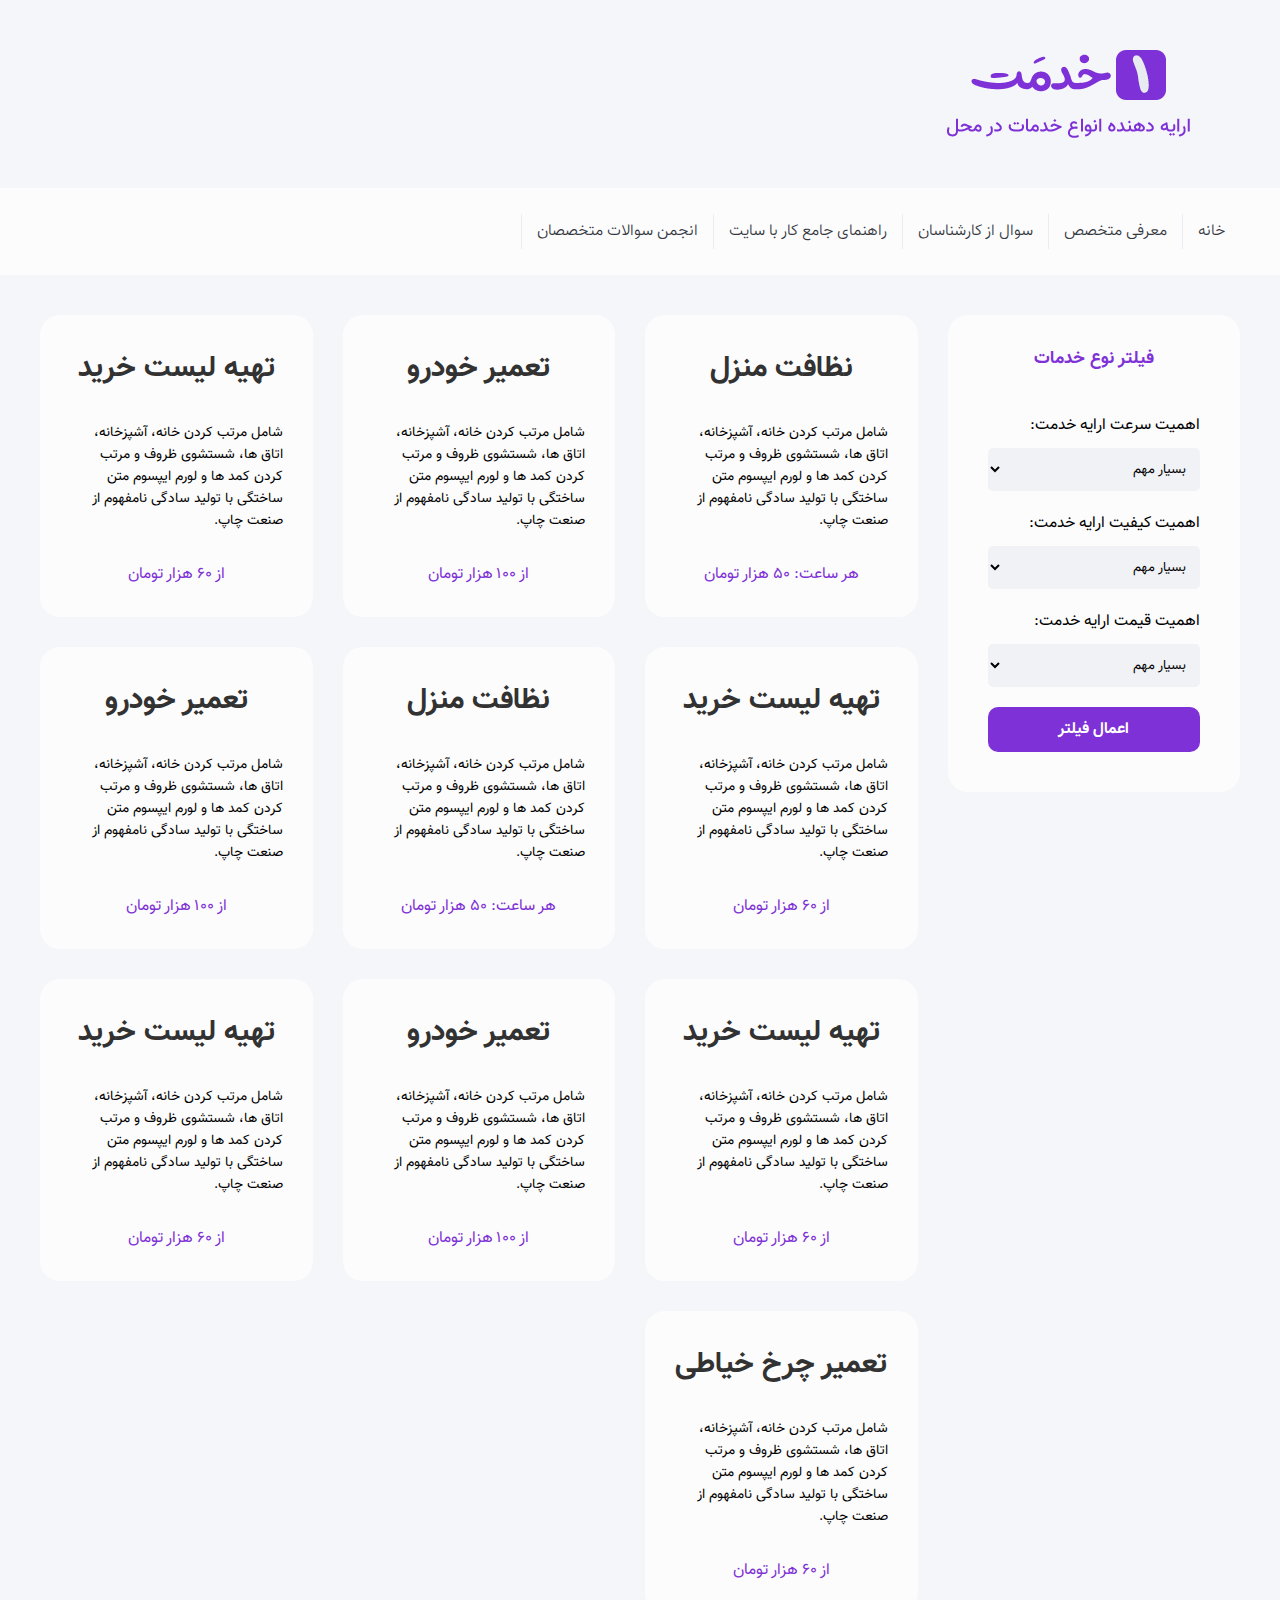
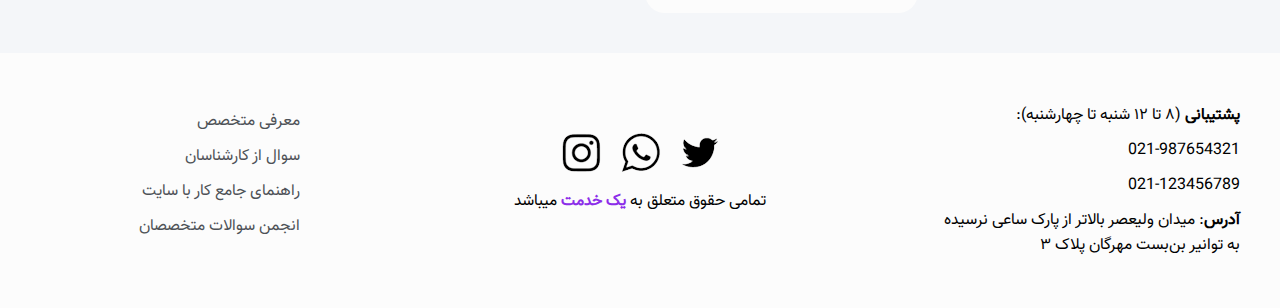
<file: index.html>
<html dir="rtl">

<head>
    <title>
        یک خدمت
    </title>
    <link rel="stylesheet" href="style.css">
    

</head>

<body>
    <header>
        <div class="logo">
            <img id="logo" src="asset/logo.png" />
        </div>
    </header>
    <nav>
        <ul>
            <li><a id="current-page" href="./index.html">خانه</a></li>
            <li><a href="#">معرفی متخصص</a></li>
            <li><a href="#">سوال از کارشناسان</a></li>
            <li><a href="./about.html">راهنمای جامع کار با سایت</a></li>
            <li><a href="./cooperation.html">انجمن سوالات متخصصان</a></li>
        </ul>
    </nav>
    <div class="content">


        <div class="sidebars">
            <div class="panel">
                <div id="sidebar-title">
                    فیلتر نوع خدمات
                </div>
                <div class="sidebar-content">
                    <div class="filter-options">
                        <div class="filter-name">
                            اهمیت سرعت ارایه خدمت:
                        </div>
                        <div class="filter-values">
                            <select>
                                <option>بسیار مهم</option>
                                <option>متوسط</option>
                                <option>کم اهمیت</option>
                            </select>
                        </div>
                    </div>
                    <div class="filter-options">
                        <div class="filter-name">
                            اهمیت کیفیت ارایه خدمت:
                        </div>
                        <div class="filter-values">
                            <select>
                                <option>بسیار مهم</option>
                                <option>متوسط</option>
                                <option>کم اهمیت</option>
                            </select>
                        </div>
                    </div>
                    <div class="filter-options">
                        <div class="filter-name">
                            اهمیت قیمت ارایه خدمت:
                        </div>
                        <div class="filter-values">
                            <select>
                                <option>بسیار مهم</option>
                                <option>متوسط</option>
                                <option>کم اهمیت</option>
                            </select>
                        </div>
                    </div>
                    <div class="filter-btn">
                        اعمال فیلتر
                    </div>
                </div>

            </div>
        </div>

        <div class="main-boxes">
            <div class="box">
                <div class="box-title">
                    نظافت منزل
                </div>
                <div class="box-description">
                    شامل مرتب کردن خانه، آشپزخانه، اتاق ها، شستشوی ظروف و مرتب کردن کمد ها و لورم ایپسوم متن ساختگی با
                    تولید سادگی نامفهوم از صنعت چاپ.
                </div>
                <div class="box-value">
                    هر ساعت: ۵۰ هزار تومان
                </div>
            </div>
            <div class="box">
                <div class="box-title">
                    تعمیر خودرو
                </div>
                <div class="box-description">
                    شامل مرتب کردن خانه، آشپزخانه، اتاق ها، شستشوی ظروف و مرتب کردن کمد ها و لورم ایپسوم متن ساختگی با
                    تولید سادگی نامفهوم از صنعت چاپ.
                </div>
                <div class="box-value">
                    از ۱۰۰ هزار تومان
                </div>
            </div>
            <div class="box">
                <div class="box-title">
                    تهیه لیست خرید
                </div>
                <div class="box-description">
                    شامل مرتب کردن خانه، آشپزخانه، اتاق ها، شستشوی ظروف و مرتب کردن کمد ها و لورم ایپسوم متن ساختگی با
                    تولید سادگی نامفهوم از صنعت چاپ.
                </div>
                <div class="box-value">
                    از ۶۰ هزار تومان
                </div>
            </div>
            <div class="box">
                <div class="box-title">
                    تهیه لیست خرید
                </div>
                <div class="box-description">
                    شامل مرتب کردن خانه، آشپزخانه، اتاق ها، شستشوی ظروف و مرتب کردن کمد ها و لورم ایپسوم متن ساختگی با
                    تولید سادگی نامفهوم از صنعت چاپ.
                </div>
                <div class="box-value">
                    از ۶۰ هزار تومان
                </div>
            </div>
            <div class="box">
                <div class="box-title">
                    نظافت منزل
                </div>
                <div class="box-description">
                    شامل مرتب کردن خانه، آشپزخانه، اتاق ها، شستشوی ظروف و مرتب کردن کمد ها و لورم ایپسوم متن ساختگی با
                    تولید سادگی نامفهوم از صنعت چاپ.
                </div>
                <div class="box-value">
                    هر ساعت: ۵۰ هزار تومان
                </div>
            </div>
            <div class="box">
                <div class="box-title">
                    تعمیر خودرو
                </div>
                <div class="box-description">
                    شامل مرتب کردن خانه، آشپزخانه، اتاق ها، شستشوی ظروف و مرتب کردن کمد ها و لورم ایپسوم متن ساختگی با
                    تولید سادگی نامفهوم از صنعت چاپ.
                </div>
                <div class="box-value">
                    از ۱۰۰ هزار تومان
                </div>
            </div>
            <div class="box">
                <div class="box-title">
                    تهیه لیست خرید
                </div>
                <div class="box-description">
                    شامل مرتب کردن خانه، آشپزخانه، اتاق ها، شستشوی ظروف و مرتب کردن کمد ها و لورم ایپسوم متن ساختگی با
                    تولید سادگی نامفهوم از صنعت چاپ.
                </div>
                <div class="box-value">
                    از ۶۰ هزار تومان
                </div>
            </div>
            <div class="box">
                <div class="box-title">
                    تعمیر خودرو
                </div>
                <div class="box-description">
                    شامل مرتب کردن خانه، آشپزخانه، اتاق ها، شستشوی ظروف و مرتب کردن کمد ها و لورم ایپسوم متن ساختگی با
                    تولید سادگی نامفهوم از صنعت چاپ.
                </div>
                <div class="box-value">
                    از ۱۰۰ هزار تومان
                </div>
            </div>
            <div class="box">
                <div class="box-title">
                    تهیه لیست خرید
                </div>
                <div class="box-description">
                    شامل مرتب کردن خانه، آشپزخانه، اتاق ها، شستشوی ظروف و مرتب کردن کمد ها و لورم ایپسوم متن ساختگی با
                    تولید سادگی نامفهوم از صنعت چاپ.
                </div>
                <div class="box-value">
                    از ۶۰ هزار تومان
                </div>
            </div>
            <div class="box">
                <div class="box-title">
                    تعمیر چرخ خیاطی
                </div>
                <div class="box-description">
                    شامل مرتب کردن خانه، آشپزخانه، اتاق ها، شستشوی ظروف و مرتب کردن کمد ها و لورم ایپسوم متن ساختگی با
                    تولید سادگی نامفهوم از صنعت چاپ.
                </div>
                <div class="box-value">
                    از ۶۰ هزار تومان
                </div>
            </div>

        </div>
    </div>

    <footer>
        <div class="footer-content">
            <div class="footer-info">
                <p><b>پشتیبانی</b> (۸ تا ۱۲ شنبه تا چهارشنبه):</p>
                <p>021-987654321</p>
                <p>021-123456789</p>
                <p><b>آدرس</b>: میدان ولیعصر بالاتر از پارک ساعی نرسیده به توانیر بن‌بست مهرگان پلاک ۳</p>
            </div>
            <div class="footer-social">
                <div class="social-icons">
                    <img src="asset/twiter.png" />
                    <img src="asset/whatsapp.png" />
                    <img src="asset/instagram.png" />
                </div>
                <p>
                    تمامی حقوق متعلق به <span style="color:#8c2ee9"><b>یک خدمت</b></span> میباشد

                </p>
            </div>
            <div class="footer-pages">
                <ul>
                    <li><a href="#">معرفی متخصص</a></li>
                    <li><a href="#">سوال از کارشناسان</a></li>
                    <li><a href="./about.html">راهنمای جامع کار با سایت</a></li>
                    <li><a href="./cooperation.html">انجمن سوالات متخصصان</a></li>
                </ul>
        
            </div>
        </div>
    </footer>


</body>
<!-- <script src="script.js"></script> -->
</html>
</file>
<file: style.css>
@font-face {

    font-family: vazir;
    src: url(./asset/fonts/Vazir.woff);
}
@font-face {
    font-family: "vazir thin";
    src: url(./asset/fonts/Vazir-Thin.woff);
}

@font-face {
    font-family: "vazir light";
    src: url(./asset/fonts/Vazir-Light.woff);
}
@font-face {
    font-family: "vazir bold";
    src: url(./asset/fonts/Vazir-Bold.woff);
}


body{
    font-family: "vazir";
    background-color: #f4f6f9;
    margin:0px;
}
header{
    padding: 50px;
}
.logo{
    margin-right: 40px;
}

nav{
    background-color: #fcfcfd;
    padding: 10px 0px;
   
}
nav ul{
    display: flex;
}

nav ul li{
    display: block;
    padding:5px 15px;
    border-left: 1px solid #eaeef4;
}


nav ul li a{
    text-decoration: none;
    font-family: "vazir light";
    color: #34383e;
}

nav ul li a:hover{
    text-decoration: none;
    font-family: "vazir light";
    color: #7e31d6;
}

.content{

    max-width: 1500px;
    display: grid;
    grid-gap:30px;
    grid-template-columns: 1fr 3fr;
    padding:40px;
    margin-top: 10px;
    margin: auto;
}

.panel{
    background-color: #fcfcfd;
    border-radius: 20px;
}

#sidebar-title{
    text-align: center;
    padding: 0px 0px;
    padding-top:30px;
    color:#7e31d6;
    font-family: "vazir bold";
    font-size: 18px;
}
.sidebar-content{
    padding:40px;
}
.filter-options{
    margin-bottom: 20px;
}
.filter-values{
    margin: 10px 0px;
}
.filter-values select{
    width:100%;
    padding: 10px;
    border: 0px;
    background-color: #f0f2f5;
    border-radius: 5px;
    font-family: "vazir";
    
}

.filter-btn{
    margin-top:20px;
    width: 100%;
    padding:10px 0px;
    background-color: #7e31d6;
    color: white;
    font-family: "vazir bold";
    font-size: 16px ;
    border-radius: 10px;    
    text-align: center;
    border: 0px;
    cursor: pointer;
    transition: all 300ms ease-in-out;
}
.filter-btn:hover{
    background-color: #551f93;
}
.main-boxes{
    display: grid;
    grid-template-columns: 1fr 1fr 1fr;
    grid-gap:30px;
}

.box{
    background-color: #fcfcfc;
    border-radius: 20px;
    height: fit-content;
}
.box-title{
    text-align: center;
    padding-top:30px;
    font-family: "vazir bold";
    color: #323232;
    font-size: 30px;
}

.box-description{
    padding: 0 30px;
    margin: 30px 0;
    font-size: 14px;
}

.box-value{
    text-align: center;
    color: #7e31d6;
    margin-bottom: 30px;
}

footer{
    background-color: #fcfcfc;
    padding: 40px;
}

.footer-content{
    display: grid;
    grid-template-columns: 1fr 2fr 1fr;
}

.footer-info p{
    margin: 10px 0px;
}
.footer-social{
    margin: auto;
    
}
.social-icons img{
    margin: 0px 10px;
}
.social-icons{
    display: flex;
    justify-content: center;
    align-items: center;
}

.footer-pages ul li{
    margin-bottom: 10px;
    display: block;
}

.footer-pages a{
    text-decoration: none;
    color: #4e5257;
}

@media screen and (max-width: 1200px){

    .main-boxes{
        grid-template-columns: 1fr 1fr;
    }
    .content{
        grid-template-columns: 1fr 2fr;
    }
}

@media screen and (max-width: 900px){

    .content{
        grid-template-columns: 1fr;
    }
    .main-boxes{
        grid-template-columns: 1fr 1fr;
    }
    .footer-content{
        grid-template-columns: 1fr 1fr;
    }
    .footer-social{
        order: 3;
    }
    .footer-pages{
        display: none;
    }
}

@media screen and (max-width: 700px){

    .content{
        grid-template-columns: 1fr;
    }
    .main-boxes{
        grid-template-columns: 1fr;
    }
    .footer-content{
        grid-template-columns: 1fr;
    }
    .footer-social{
        margin-top:30px;
    }
    .logo{
        text-align: center;
    }
}
</file>
